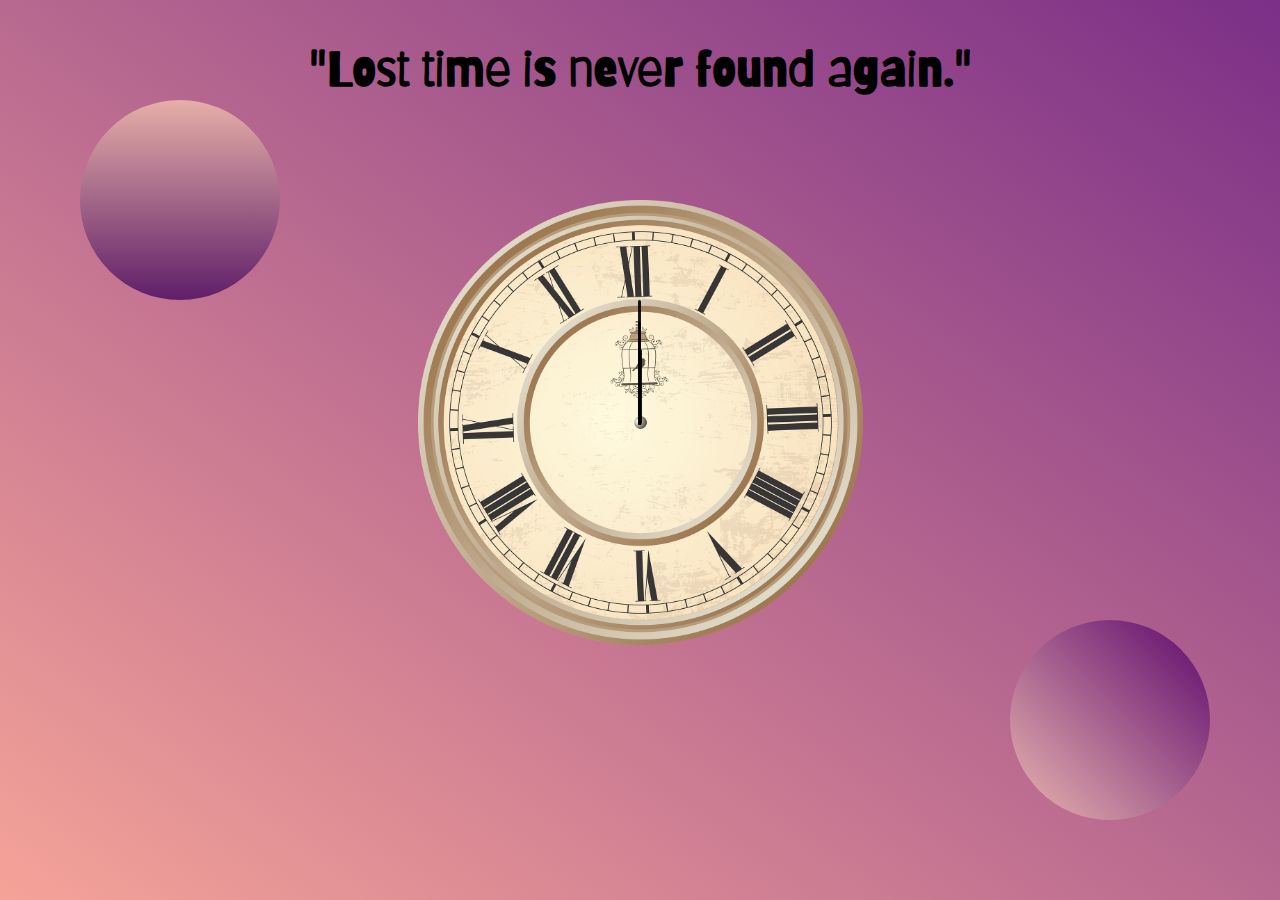
<file: index.html>
<!DOCTYPE html>
<html lang="en">
<head>
    <meta charset="UTF-8">
    <meta http-equiv="X-UA-Compatible" content="IE=edge">
    <meta name="viewport" content="width=device-width, initial-scale=1.0">
    <title>Clock Create Using HTML,CSS,JS</title>
    <link rel="stylesheet" href="style.css">
    <script src="clock.js"></script>
</head>
<body>
    <div id="content">
        <h1>"Lost time is never found again."</h1>
    </div>
    <div id="circle-box">
        <div class="circle circle1"></div>
        <div class="circle circle2"></div>
    </div>
    <div id="clockcontainer">
         <div id="hour"></div>
         <div id="minute"></div>
         <div id="second"></div>

    </div>
</body>
</html>
</file>
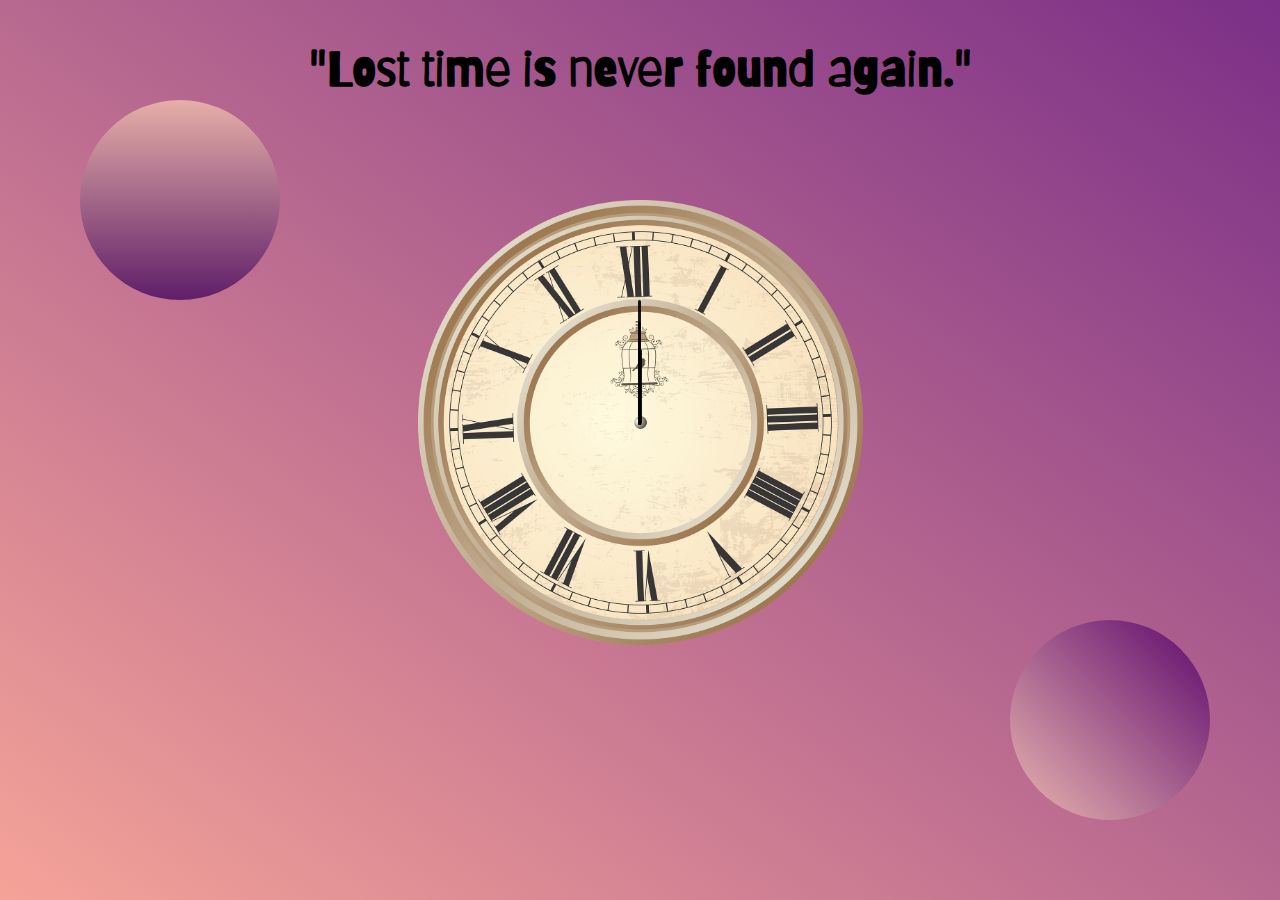
<file: clock.html>
<!DOCTYPE html>
<html lang="en">
<head>
    <meta charset="UTF-8">
    <meta http-equiv="X-UA-Compatible" content="IE=edge">
    <meta name="viewport" content="width=device-width, initial-scale=1.0">
    <title>Clock Create Using HTML,CSS,JS</title>
    <link rel="stylesheet" href="clock.css">
    <script src="clock.js"></script>
</head>
<body>
    <div id="content">
        <h1>"Lost time is never found again."</h1>
    </div>
    <div id="circle-box">
        <div class="circle circle1"></div>
        <div class="circle circle2"></div>
    </div>
    <div id="clockcontainer">
         <div id="hour"></div>
         <div id="minute"></div>
         <div id="second"></div>

    </div>
</body>
</html>
</file>
<file: style.css>
@import url('https://fonts.googleapis.com/css2?family=Barriecito&display=swap');

*{
    margin: 0;
    padding: 0;
    box-sizing: border-box;
}
body{
    width: 100vw;
    height: 100vh;
    background:linear-gradient(to top right , #f5a398,#7b2f87);

}
#content{
    width: 100vw;
    height: 20vh;
    padding: 40px;
    margin-bottom: 20px;
    
}
#content h1{
    font-size: 3rem;
    font-weight: 700;
    font-family: 'Barriecito', cursive;
    text-align: center;
}

.circle{
    width: 200px;
    height:200px;
    border-radius: 50%;
    position: relative;
}

.circle1{
    background:linear-gradient(180deg , #e6afa8, #5f1e69);
    background:linear-gradient();
    position: absolute;
    left: 80px;
    top: 100px;
}

.circle2 {
    background:linear-gradient(45deg ,#eab7b0 , #5e076c);
    position: absolute;
    right:70px;
    bottom: 80px;
}

#clockcontainer{
    position: relative;
    
    height: 45vw;
    width: 45vw;
    height: 445px;
    width: 445px;
    background: url(clock.png) no-repeat;
    background-size: 100%;
    margin: auto;
}
#hour, #minute, #second{
    position: absolute;
    background: black;
    border-radius: 10px;
    transform-origin: bottom;

}
#hour{
    width: 0.8%;
    height: 17%;
    top: 33.5%;
    left: 49.6%;
    opacity: 0.9;
    
    /* display: none; */
}
#minute{
    width: 0.7%;
    height: 23%;
    top: 27.5%;
    left: 49.6%;
    opacity: 0.9;
    
    
    /* display: none; */
}
#second{
    width: 0.6%;
    height: 28%;
    top: 22.5%;
    left: 49.66%;
    opacity: 0.9;
 }
</file>
<file: clock.css>
@import url('https://fonts.googleapis.com/css2?family=Barriecito&display=swap');

*{
    margin: 0;
    padding: 0;
    box-sizing: border-box;
}
body{
    width: 100vw;
    height: 100vh;
    background:linear-gradient(to top right , #f5a398,#7b2f87);

}
#content{
    width: 100vw;
    height: 20vh;
    padding: 40px;
    margin-bottom: 20px;
    
}
#content h1{
    font-size: 3rem;
    font-weight: 700;
    font-family: 'Barriecito', cursive;
    text-align: center;
}

.circle{
    width: 200px;
    height:200px;
    border-radius: 50%;
    position: relative;
}

.circle1{
    background:linear-gradient(180deg , #e6afa8, #5f1e69);
    background:linear-gradient();
    position: absolute;
    left: 80px;
    top: 100px;
}

.circle2 {
    background:linear-gradient(45deg ,#eab7b0 , #5e076c);
    position: absolute;
    right:70px;
    bottom: 80px;
}

#clockcontainer{
    position: relative;
    
    height: 45vw;
    width: 45vw;
    height: 445px;
    width: 445px;
    background: url(clock.png) no-repeat;
    background-size: 100%;
    margin: auto;
}
#hour, #minute, #second{
    position: absolute;
    background: black;
    border-radius: 10px;
    transform-origin: bottom;

}
#hour{
    width: 0.8%;
    height: 17%;
    top: 33.5%;
    left: 49.6%;
    opacity: 0.9;
    
    /* display: none; */
}
#minute{
    width: 0.7%;
    height: 23%;
    top: 27.5%;
    left: 49.6%;
    opacity: 0.9;
    
    
    /* display: none; */
}
#second{
    width: 0.6%;
    height: 28%;
    top: 22.5%;
    left: 49.66%;
    opacity: 0.9;
 }
</file>
